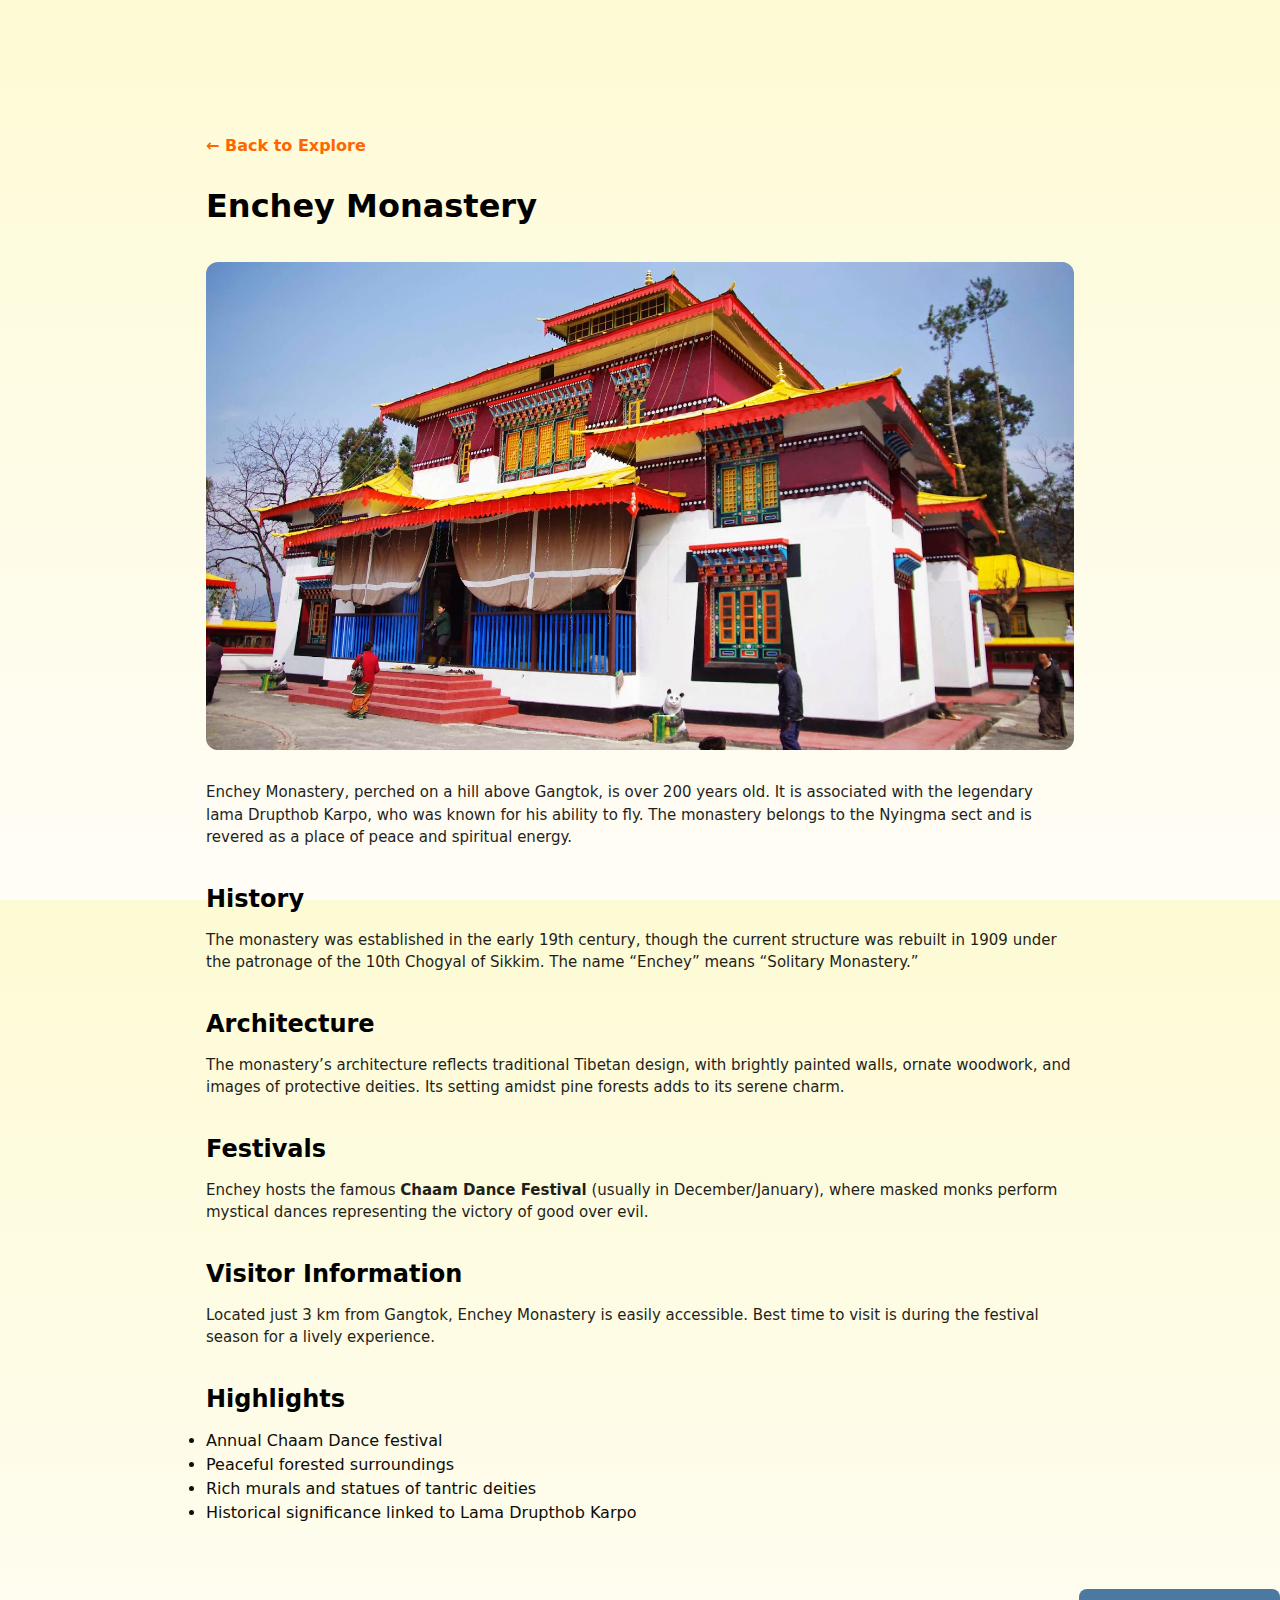
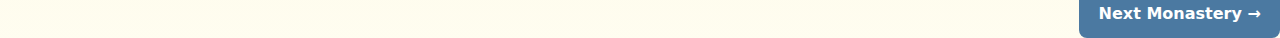
<file: enchey.html>
<!DOCTYPE html>
<html lang="en">
<head>
  <meta charset="UTF-8">
  <meta name="viewport" content="width=device-width, initial-scale=1.0">
  <title>Enchey Monastery - Sikkim Tourism</title>
  <link rel="stylesheet" href="styles.css">
  <style>

    .content {max-width:900px;margin:2rem auto;padding:1rem;}
    .content img {width:100%;border-radius:12px;margin-bottom:1.5rem;}
    .back-link {display:inline-block;margin-bottom:1.5rem;text-decoration:none;color:#ff6600;font-weight:bold;}
    h1,h2 {color:#000000;} h2 {margin-top:2rem;font-size:1.5rem;}
    h1 {padding-bottom: 2rem;}
    .next-link {
    text-align: right;       /* moves it to the right */
    margin-top: 3rem;
    }

    .next-link a {
    display: inline-block;
    padding: 0.8rem 1.2rem;
    background: #4b79a1;      /* gradient or solid background */
    color: #fff;
    border-radius: 8px;
    font-weight: 600;
    text-decoration: none;
    transition: 0.3s ease;
    }

    .next-link a:hover {
    background: #2c3e50;
}
  </style>
</head>
<body>
  <div class="content">
    <a href="explore.html" class="back-link">&larr; Back to Explore</a>
    <h1>Enchey Monastery</h1>
    <img src="enchey.jpg" alt="Enchey Monastery">

    <p>Enchey Monastery, perched on a hill above Gangtok, is over 200 years old. It is associated with the legendary lama Drupthob Karpo, who was known for his ability to fly. The monastery belongs to the Nyingma sect and is revered as a place of peace and spiritual energy.</p>

    <h2>History</h2>
    <p>The monastery was established in the early 19th century, though the current structure was rebuilt in 1909 under the patronage of the 10th Chogyal of Sikkim. The name “Enchey” means “Solitary Monastery.”</p>

    <h2>Architecture</h2>
    <p>The monastery’s architecture reflects traditional Tibetan design, with brightly painted walls, ornate woodwork, and images of protective deities. Its setting amidst pine forests adds to its serene charm.</p>

    <h2>Festivals</h2>
    <p>Enchey hosts the famous <strong>Chaam Dance Festival</strong> (usually in December/January), where masked monks perform mystical dances representing the victory of good over evil.</p>

    <h2>Visitor Information</h2>
    <p>Located just 3 km from Gangtok, Enchey Monastery is easily accessible. Best time to visit is during the festival season for a lively experience.</p>

    <h2>Highlights</h2>
    <ul>
      <li>Annual Chaam Dance festival</li>
      <li>Peaceful forested surroundings</li>
      <li>Rich murals and statues of tantric deities</li>
      <li>Historical significance linked to Lama Drupthob Karpo</li>
    </ul>
  </div>
  <div class="next-link">
  <a href="tashiding.html">Next Monastery →</a>
</div>
</body>
</html>
</file>
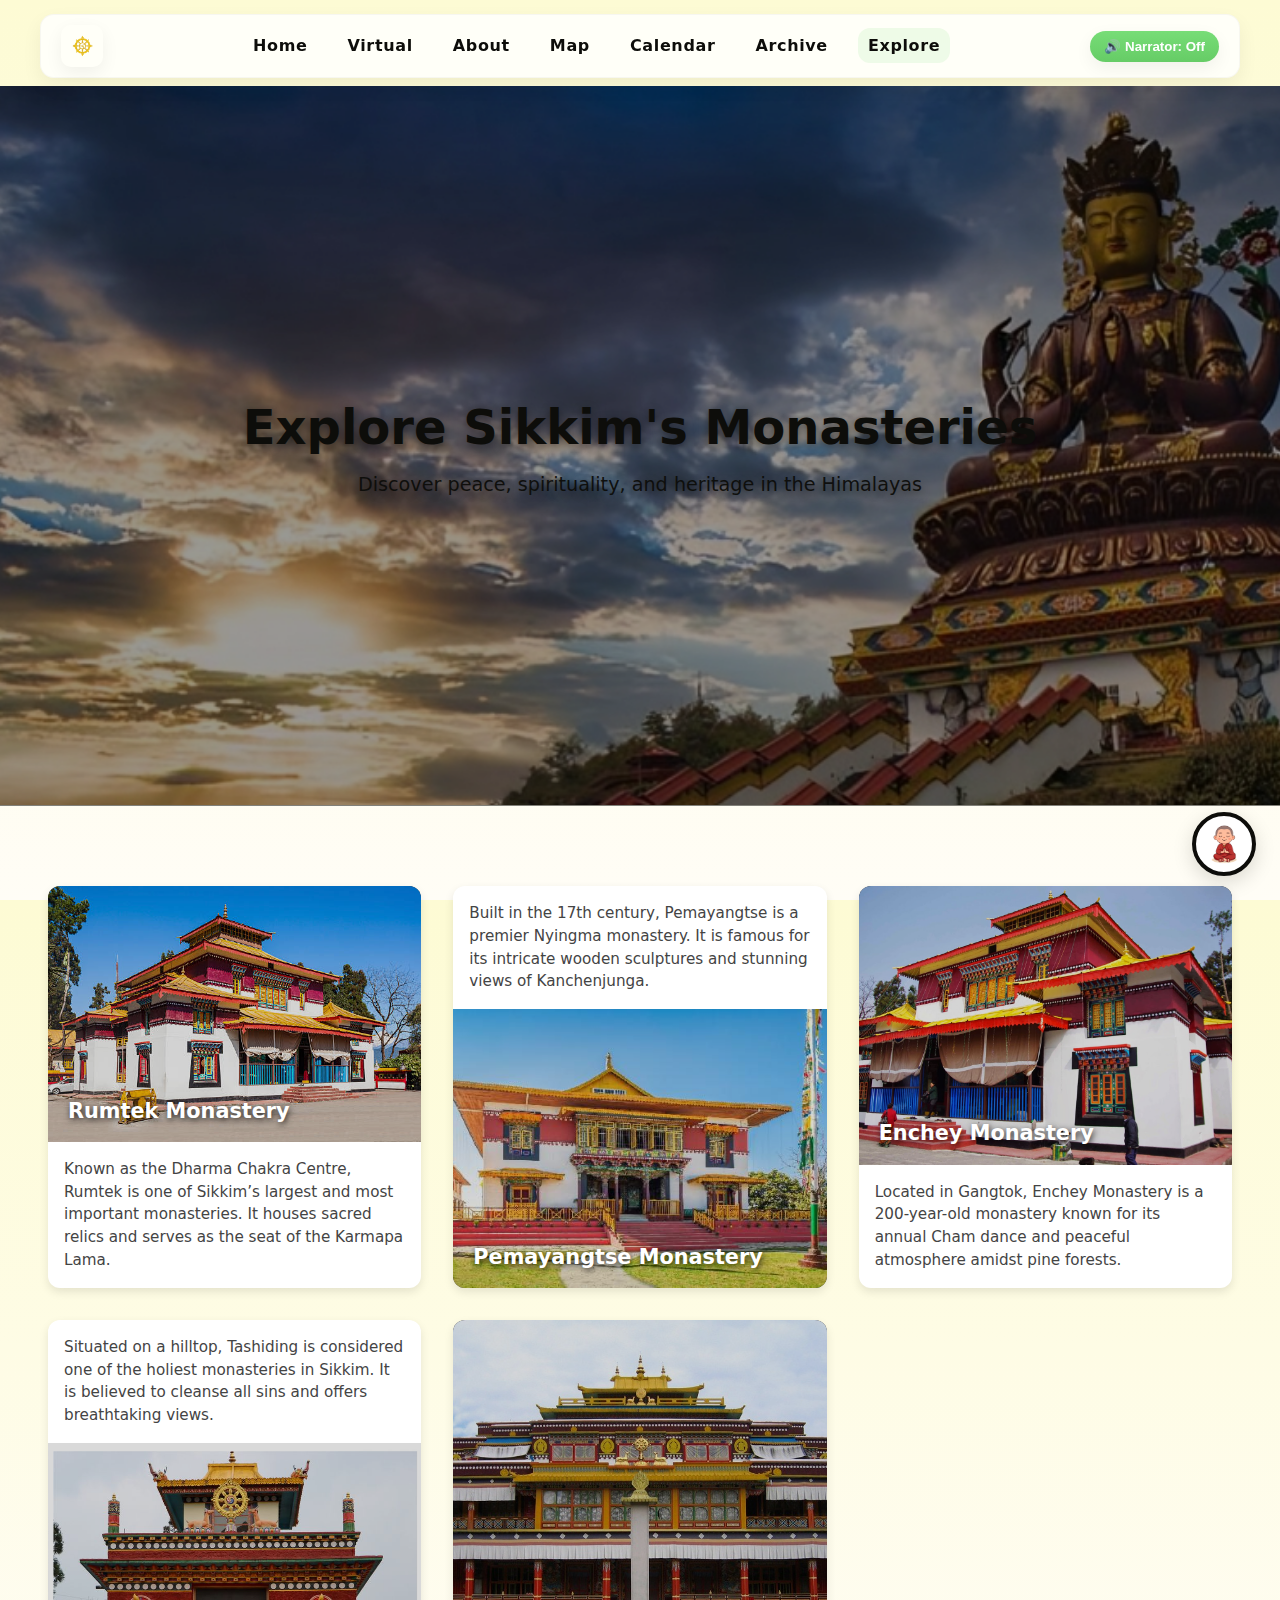
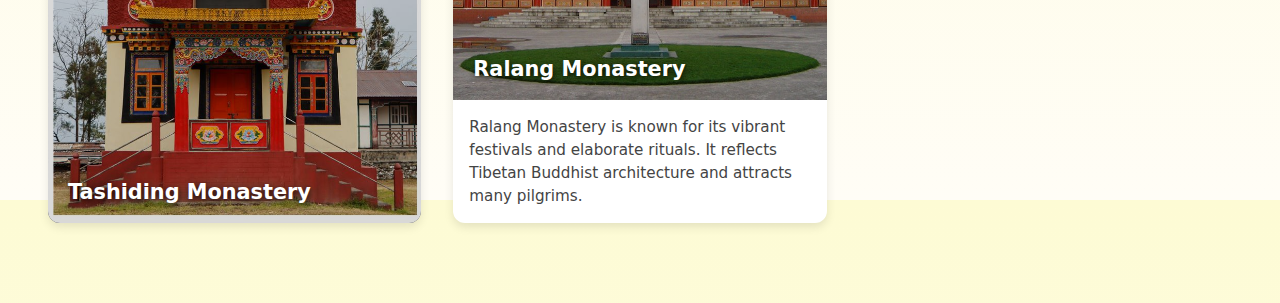
<file: explore.html>
<!DOCTYPE html>
<html lang="en">
<head>
  <meta charset="UTF-8">
  <meta name="viewport" content="width=device-width, initial-scale=1.0">
  <title>Explore Monasteries - Sikkim Tourism</title>
  <link rel="stylesheet" href="explore-styles.css">
</head>
<body>
  <!-- Navbar -->
  <header>
    <nav class="navbar">
      <div class="nav-left">
        <img src="Untitled_design-removebg-preview.png" class="wheel" alt="Dharma Wheel">
      </div>
      <ul class="nav-center">
        <li><a href="index.html">Home</a></li>
        <li><a href="virtual.html">Virtual</a></li>
        <li><a href="about.html">About</a></li>
        <li><a href="map.html">Map</a></li>
        <li><a href="calendar.html">Calendar</a></li>
        <li><a href="archive.html">Archive</a></li>
        <li class="active"><a href="explore.html">Explore</a></li>
      </ul>
      <div class="nav-right">
        <button id="narrator-btn" class="narrator-toggle">🔊 Narrator: Off</button>
      </div>
    </nav>
  </header>

  <!-- Hero -->
<section class="hero">
  <div class="overlay"></div>
  <div class="hero-text">
    <h1>Explore Sikkim's Monasteries</h1>
    <p>Discover peace, spirituality, and heritage in the Himalayas</p>
  </div>
</section>


<!-- Explore Grid -->
<section class="explore-section">
  <div class="explore-grid">
    <!-- Rumtek -->
    <div class="monastery odd">
        <a href="rumtek.html" class="card-link">
      <div class="card">
        <img src="rumtek.jpg" alt="Rumtek Monastery">
        <div class="card-text">Rumtek Monastery</div>
        </a>
      </div>
      <div class="description">
        Known as the Dharma Chakra Centre, Rumtek is one of Sikkim’s largest and most important monasteries. It houses sacred relics and serves as the seat of the Karmapa Lama.
      </div>
    </div>

    <!-- Pemayangtse -->
    <div class="monastery even">
        <a href="pemayangtse.html" class="card-link">
      <div class="card">
        <img src="pemayangtse.jpg" alt="Pemayangtse Monastery">
        <div class="card-text">Pemayangtse Monastery</div>
        </a>
      </div>
      <div class="description">
        Built in the 17th century, Pemayangtse is a premier Nyingma monastery. It is famous for its intricate wooden sculptures and stunning views of Kanchenjunga.
      </div>
    </div>

    <!-- Enchey -->
    <div class="monastery odd">
        <a href="enchey.html" class="card-link">
      <div class="card">
        <img src="enchey.jpg" alt="Enchey Monastery">
        <div class="card-text">Enchey Monastery</div>
        </a>
      </div>
      <div class="description">
        Located in Gangtok, Enchey Monastery is a 200-year-old monastery known for its annual Cham dance and peaceful atmosphere amidst pine forests.
      </div>
    </div>

    <!-- Tashiding -->
    <div class="monastery even">
        <a href="tashiding.html" class="card-link">
      <div class="card"> 
        <img src="tashiding.jpg" alt="Tashiding Monastery">
        <div class="card-text">Tashiding Monastery</div>
        </a>
      </div>
      <div class="description">
        Situated on a hilltop, Tashiding is considered one of the holiest monasteries in Sikkim. It is believed to cleanse all sins and offers breathtaking views.
      </div>
    </div>

    <!-- Ralang -->
    <div class="monastery odd">
        <a href="ralang.html" class="card-link">
      <div class="card">   
        <img src="ralang.jpg" alt="Ralang Monastery">
        <div class="card-text">Ralang Monastery</div>
        </a>
      </div>
      <div class="description">
        Ralang Monastery is known for its vibrant festivals and elaborate rituals. It reflects Tibetan Buddhist architecture and attracts many pilgrims.
      </div>
    </div>


          <!-- FLOATING CHATBOT -->
    <div class="chatbot-button" id="chatbot-btn">
    <img src="AI-bot.png" alt="Chatbot">
    </div>

    <div class="chatbot-window" id="chatbot-window">
    <div class="chat-header">Ask Monastery360</div>
    <div class="chat-messages" id="chat-messages">
        <p><b>Bot:</b> Hi! How can I help you explore Sikkim’s monasteries today?</p>
    </div>
    <div class="chat-input-container">
        <input type="text" id="chat-input" placeholder="Type a message...">
        <button id="send-btn">
        <i class="fa-solid fa-paper-plane"></i>
        </button>
    </div>
    </div>

  </div>
  </section>

  <script src="explore-script.js"></script>
</body>
</html>
</file>
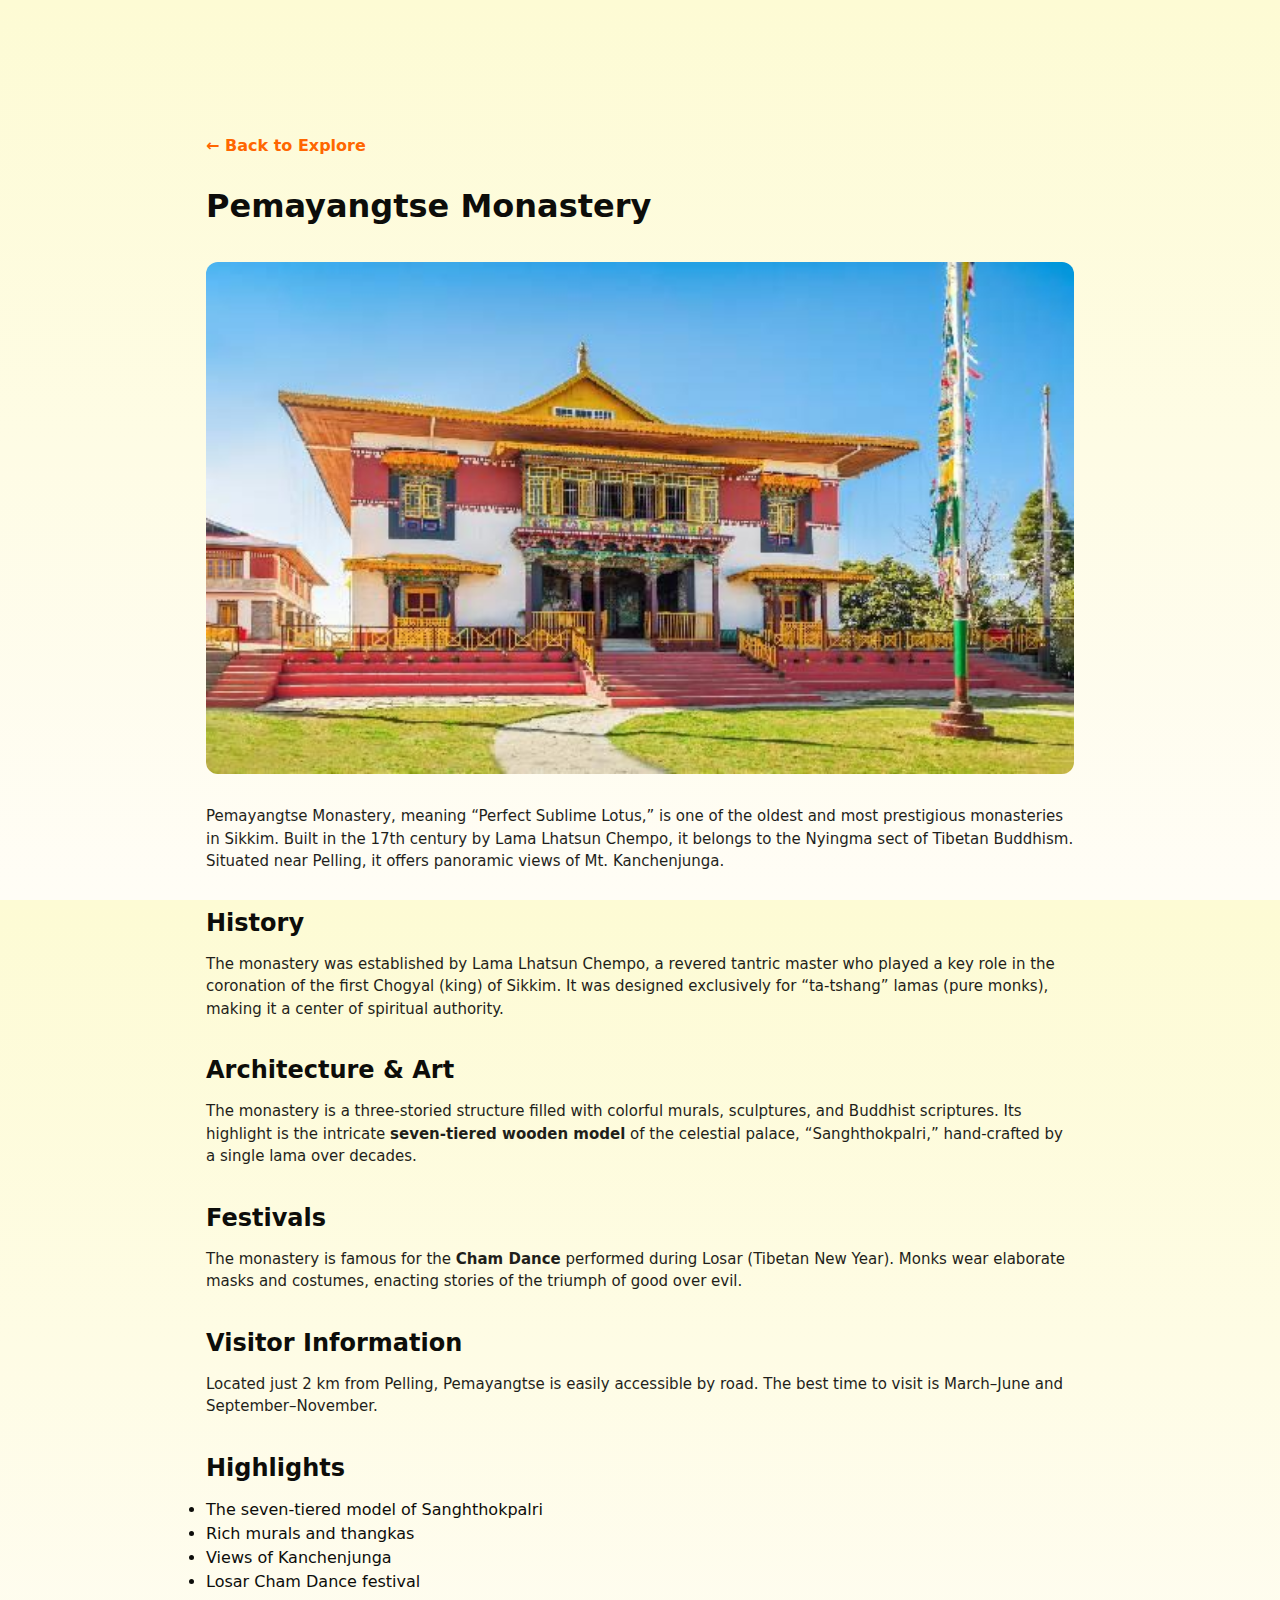
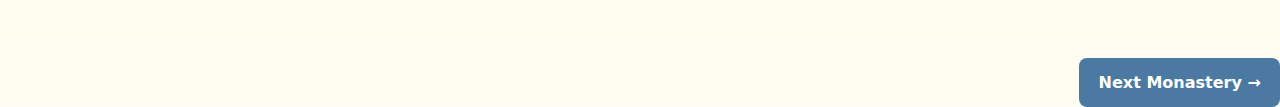
<file: pemayangtse.html>
<!DOCTYPE html>
<html lang="en">
<head>
  <meta charset="UTF-8">
  <meta name="viewport" content="width=device-width, initial-scale=1.0">
  <title>Pemayangtse Monastery - Sikkim Tourism</title>
  <link rel="stylesheet" href="styles.css">
  <style>
    .content {max-width:900px;margin:2rem auto;padding:1rem;}
    .content img {width:100%;border-radius:12px;margin-bottom:1.5rem;}
    .back-link {display:inline-block;margin-bottom:1.5rem;text-decoration:none;color:#ff6600;font-weight:bold;}
    h1,h2 {color:#0d0d0a;} h2 {margin-top:2rem;font-size:1.5rem;}
    h1 {padding-bottom: 2rem;}
    .next-link {
    text-align: right;       /* moves it to the right */
    margin-top: 3rem;
    }

    .next-link a {
    display: inline-block;
    padding: 0.8rem 1.2rem;
    background: #4b79a1;      /* gradient or solid background */
    color: #fff;
    border-radius: 8px;
    font-weight: 600;
    text-decoration: none;
    transition: 0.3s ease;
    }

    .next-link a:hover {
    background: #2c3e50;
}

  </style>
</head>
<body>
  <div class="content">
    <a href="explore.html" class="back-link">&larr; Back to Explore</a>
    <h1>Pemayangtse Monastery</h1>
    <img src="pemayangtse.jpg" alt="Pemayangtse Monastery">

    <p>Pemayangtse Monastery, meaning “Perfect Sublime Lotus,” is one of the oldest and most prestigious monasteries in Sikkim. Built in the 17th century by Lama Lhatsun Chempo, it belongs to the Nyingma sect of Tibetan Buddhism. Situated near Pelling, it offers panoramic views of Mt. Kanchenjunga.</p>

    <h2>History</h2>
    <p>The monastery was established by Lama Lhatsun Chempo, a revered tantric master who played a key role in the coronation of the first Chogyal (king) of Sikkim. It was designed exclusively for “ta-tshang” lamas (pure monks), making it a center of spiritual authority.</p>

    <h2>Architecture & Art</h2>
    <p>The monastery is a three-storied structure filled with colorful murals, sculptures, and Buddhist scriptures. Its highlight is the intricate <strong>seven-tiered wooden model</strong> of the celestial palace, “Sanghthokpalri,” hand-crafted by a single lama over decades.</p>

    <h2>Festivals</h2>
    <p>The monastery is famous for the <strong>Cham Dance</strong> performed during Losar (Tibetan New Year). Monks wear elaborate masks and costumes, enacting stories of the triumph of good over evil.</p>

    <h2>Visitor Information</h2>
    <p>Located just 2 km from Pelling, Pemayangtse is easily accessible by road. The best time to visit is March–June and September–November.</p>

    <h2>Highlights</h2>
    <ul>
      <li>The seven-tiered model of Sanghthokpalri</li>
      <li>Rich murals and thangkas</li>
      <li>Views of Kanchenjunga</li>
      <li>Losar Cham Dance festival</li>
    </ul>
  </div>
  <div class="next-link">
  <a href="enchey.html">Next Monastery →</a>
</div>
</body>
</html>
</file>
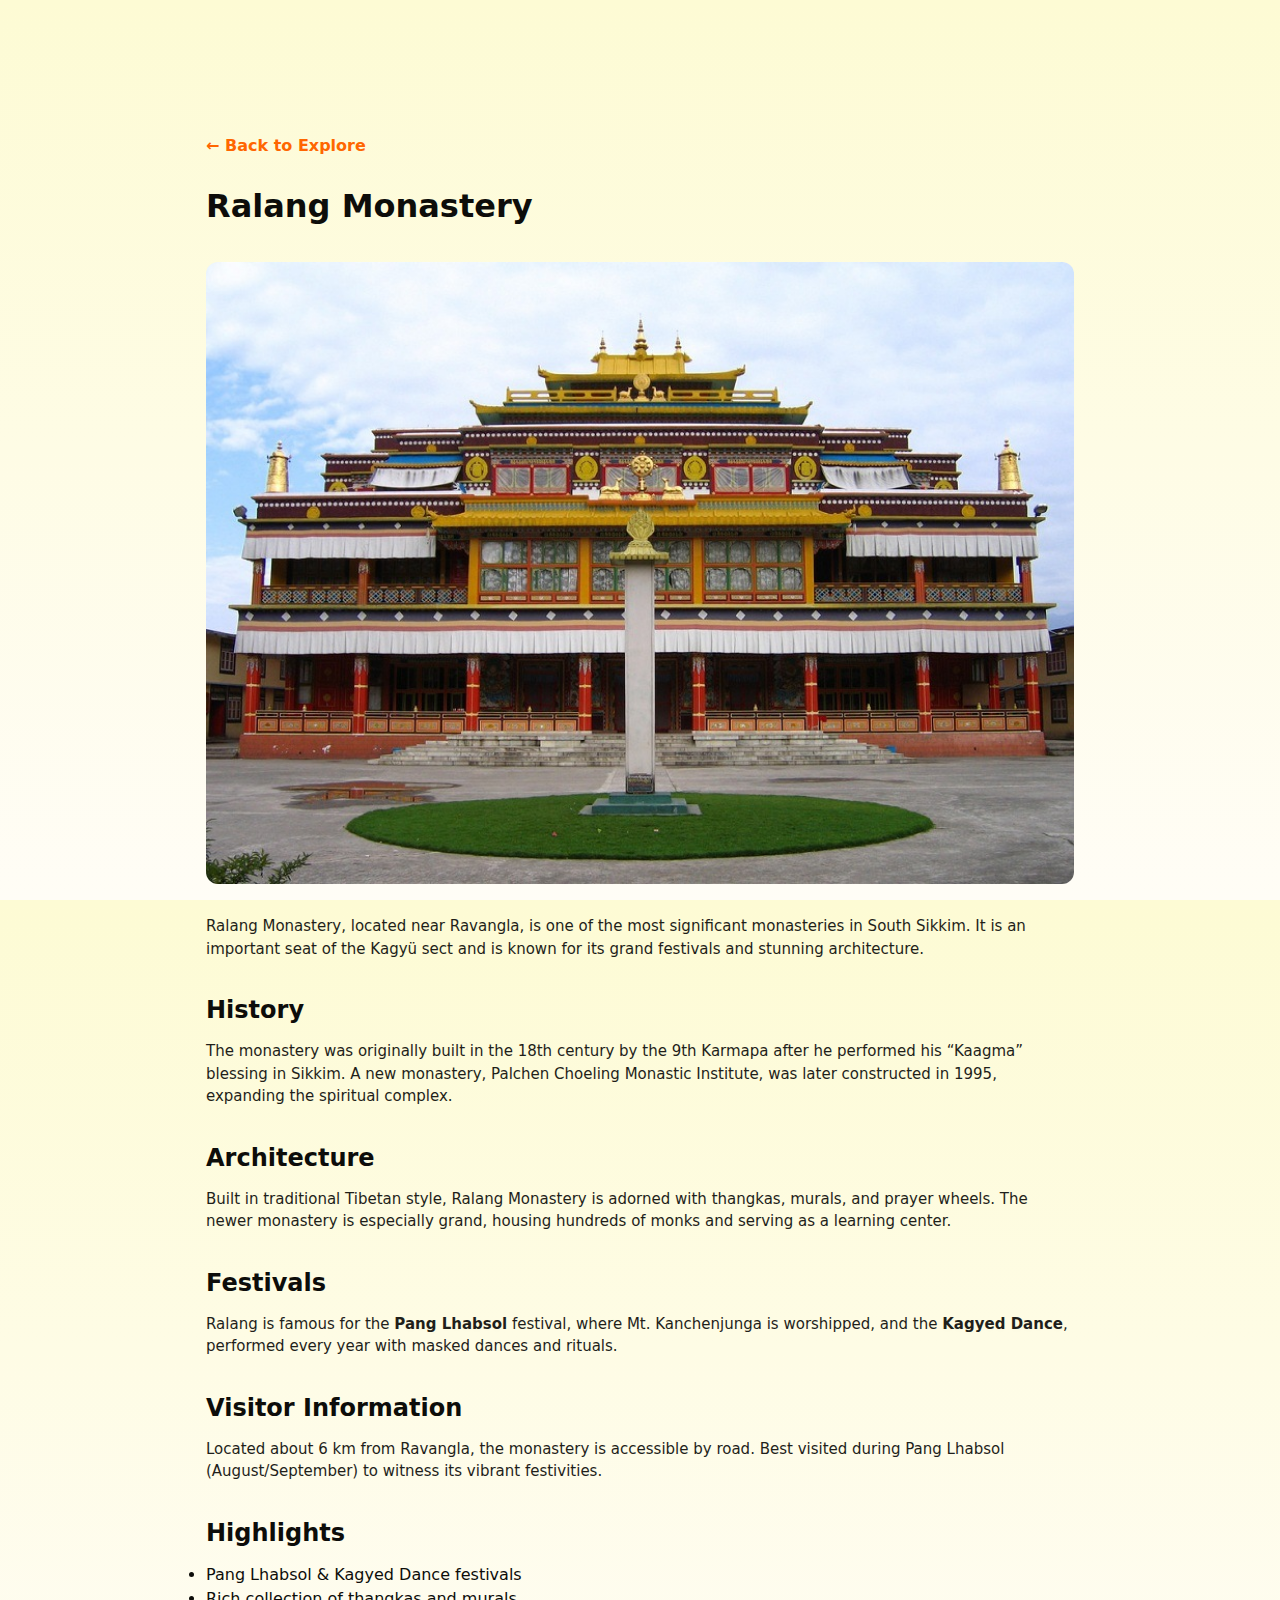
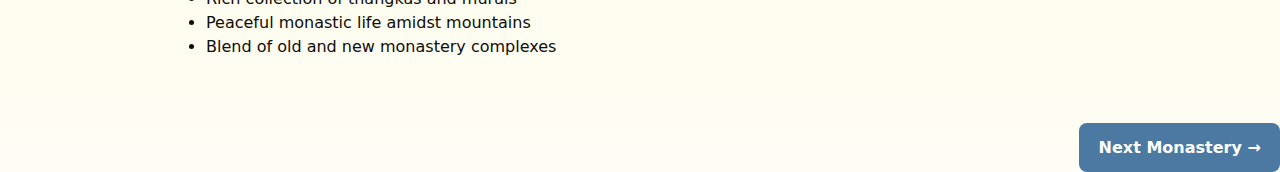
<file: ralang.html>
<!DOCTYPE html>
<html lang="en">
<head>
  <meta charset="UTF-8">
  <meta name="viewport" content="width=device-width, initial-scale=1.0">
  <title>Ralang Monastery - Sikkim Tourism</title>
  <link rel="stylesheet" href="styles.css">
  <style>
    .content {max-width:900px;margin:2rem auto;padding:1rem;}
    .content img {width:100%;border-radius:12px;margin-bottom:1.5rem;}
    .back-link {display:inline-block;margin-bottom:1.5rem;text-decoration:none;color:#ff6600;font-weight:bold;}
    h1,h2 {color:#0d0d0a;} h2 {margin-top:2rem;font-size:1.5rem;}
    h1{padding-bottom: 2rem;}
    .next-link {
    text-align: right;       /* moves it to the right */
    margin-top: 3rem;
    }

    .next-link a {
    display: inline-block;
    padding: 0.8rem 1.2rem;
    background: #4b79a1;      /* gradient or solid background */
    color: #fff;
    border-radius: 8px;
    font-weight: 600;
    text-decoration: none;
    transition: 0.3s ease;
    }

    .next-link a:hover {
    background: #2c3e50;
}
  </style>
</head>
<body>
  <div class="content">
    <a href="explore.html" class="back-link">&larr; Back to Explore</a>
    <h1>Ralang Monastery</h1>
    <img src="ralang.jpg" alt="Ralang Monastery">

    <p>Ralang Monastery, located near Ravangla, is one of the most significant monasteries in South Sikkim. It is an important seat of the Kagyü sect and is known for its grand festivals and stunning architecture.</p>

    <h2>History</h2>
    <p>The monastery was originally built in the 18th century by the 9th Karmapa after he performed his “Kaagma” blessing in Sikkim. A new monastery, Palchen Choeling Monastic Institute, was later constructed in 1995, expanding the spiritual complex.</p>

    <h2>Architecture</h2>
    <p>Built in traditional Tibetan style, Ralang Monastery is adorned with thangkas, murals, and prayer wheels. The newer monastery is especially grand, housing hundreds of monks and serving as a learning center.</p>

    <h2>Festivals</h2>
    <p>Ralang is famous for the <strong>Pang Lhabsol</strong> festival, where Mt. Kanchenjunga is worshipped, and the <strong>Kagyed Dance</strong>, performed every year with masked dances and rituals.</p>

    <h2>Visitor Information</h2>
    <p>Located about 6 km from Ravangla, the monastery is accessible by road. Best visited during Pang Lhabsol (August/September) to witness its vibrant festivities.</p>

    <h2>Highlights</h2>
    <ul>
      <li>Pang Lhabsol & Kagyed Dance festivals</li>
      <li>Rich collection of thangkas and murals</li>
      <li>Peaceful monastic life amidst mountains</li>
      <li>Blend of old and new monastery complexes</li>
    </ul>
  </div>
  <div class="next-link">
  <a href="rumtek.html">Next Monastery →</a>
</div>
</body>
</html>
</file>
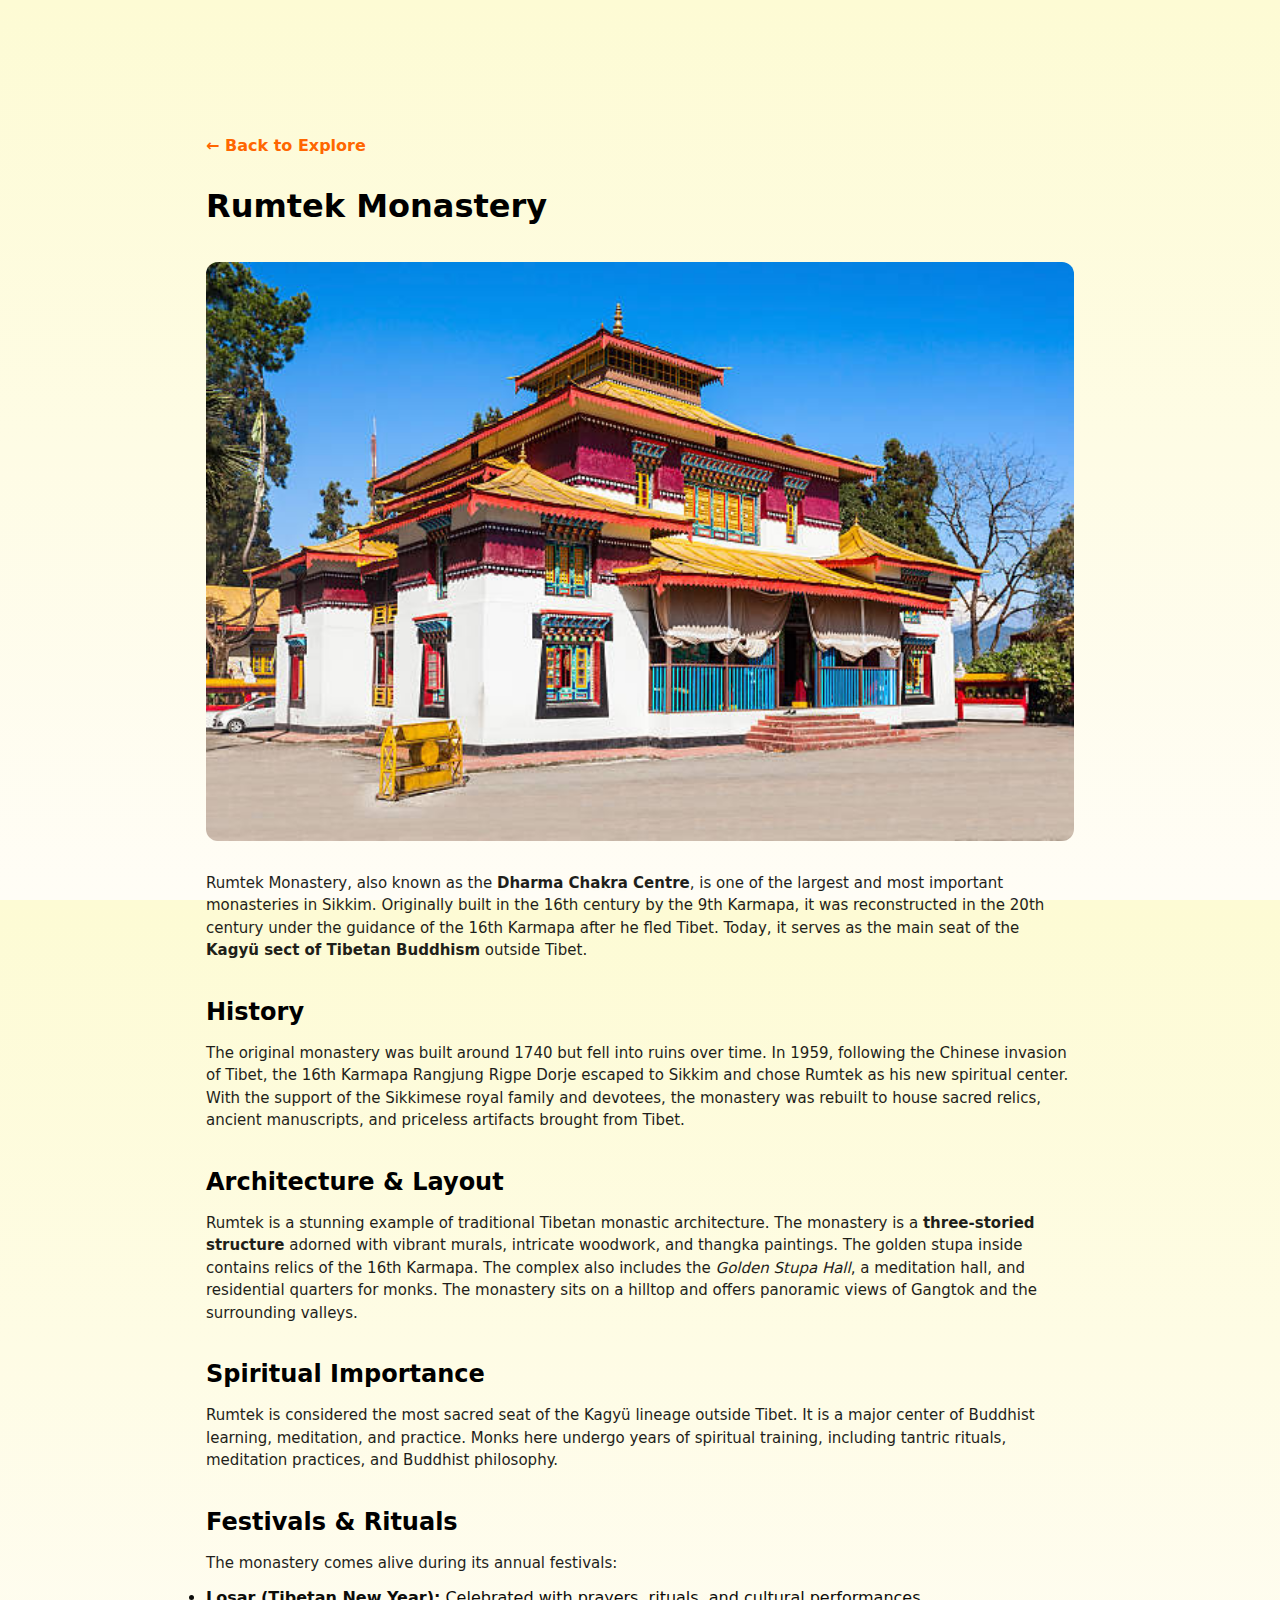
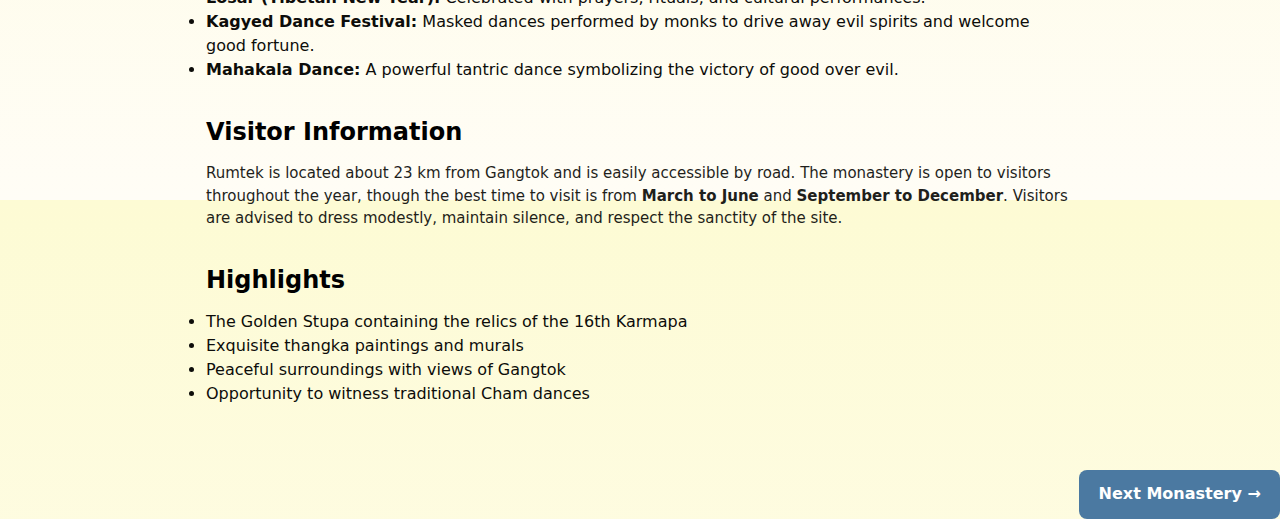
<file: rumtek.html>
<!DOCTYPE html>
<html lang="en">
<head>
  <meta charset="UTF-8">
  <meta name="viewport" content="width=device-width, initial-scale=1.0">
  <title>Rumtek Monastery - Sikkim Tourism</title>
  <link rel="stylesheet" href="styles.css"> <!-- reuse same CSS if you want -->
  <style>

    .content {
      max-width: 900px;
      margin: 2rem auto;
      padding: 1rem;
    }
    .content img {
      width: 100%;
      border-radius: 12px;
      margin-bottom: 1.5rem;
    }
    .back-link {
      display: inline-block;
      margin-bottom: 1.5rem;
      text-decoration: none;
      color: #ff6600;
      font-weight: bold;
    }
    h1,h2 {color:#000000;} h2 {margin-top:2rem;font-size:1.5rem;}
    h1 { padding-bottom: 2rem; }
    .next-link {
    text-align: right;       /* moves it to the right */
    margin-top: 3rem;
    }

    .next-link a {
    display: inline-block;
    padding: 0.8rem 1.2rem;
    background: #4b79a1;      /* gradient or solid background */
    color: #fff;
    border-radius: 8px;
    font-weight: 600;
    text-decoration: none;
    transition: 0.3s ease;
    }

    .next-link a:hover {
    background: #2c3e50;
    }

  </style>
</head>
<body>
  <div class="content">
    <a href="explore.html" class="back-link">&larr; Back to Explore</a>
    
    <h1>Rumtek Monastery</h1>
    <img src="rumtek.jpg" alt="Rumtek Monastery">

    <p>
      Rumtek Monastery, also known as the <strong>Dharma Chakra Centre</strong>, is one of the largest and most important monasteries in Sikkim. Originally built in the 16th century by the 9th Karmapa, it was reconstructed in the 20th century under the guidance of the 16th Karmapa after he fled Tibet. Today, it serves as the main seat of the <strong>Kagyü sect of Tibetan Buddhism</strong> outside Tibet.
    </p>

    <h2>History</h2>
    <p>
      The original monastery was built around 1740 but fell into ruins over time. In 1959, following the Chinese invasion of Tibet, the 16th Karmapa Rangjung Rigpe Dorje escaped to Sikkim and chose Rumtek as his new spiritual center. With the support of the Sikkimese royal family and devotees, the monastery was rebuilt to house sacred relics, ancient manuscripts, and priceless artifacts brought from Tibet.
    </p>

    <h2>Architecture & Layout</h2>
    <p>
      Rumtek is a stunning example of traditional Tibetan monastic architecture. The monastery is a <strong>three-storied structure</strong> adorned with vibrant murals, intricate woodwork, and thangka paintings. The golden stupa inside contains relics of the 16th Karmapa. The complex also includes the <em>Golden Stupa Hall</em>, a meditation hall, and residential quarters for monks. The monastery sits on a hilltop and offers panoramic views of Gangtok and the surrounding valleys.
    </p>

    <h2>Spiritual Importance</h2>
    <p>
      Rumtek is considered the most sacred seat of the Kagyü lineage outside Tibet. It is a major center of Buddhist learning, meditation, and practice. Monks here undergo years of spiritual training, including tantric rituals, meditation practices, and Buddhist philosophy.
    </p>

    <h2>Festivals & Rituals</h2>
    <p>
      The monastery comes alive during its annual festivals:
    </p>
    <ul>
      <li><strong>Losar (Tibetan New Year):</strong> Celebrated with prayers, rituals, and cultural performances.</li>
      <li><strong>Kagyed Dance Festival:</strong> Masked dances performed by monks to drive away evil spirits and welcome good fortune.</li>
      <li><strong>Mahakala Dance:</strong> A powerful tantric dance symbolizing the victory of good over evil.</li>
    </ul>

    <h2>Visitor Information</h2>
    <p>
      Rumtek is located about 23 km from Gangtok and is easily accessible by road. The monastery is open to visitors throughout the year, though the best time to visit is from <strong>March to June</strong> and <strong>September to December</strong>. Visitors are advised to dress modestly, maintain silence, and respect the sanctity of the site.
    </p>

    <h2>Highlights</h2>
    <ul>
      <li>The Golden Stupa containing the relics of the 16th Karmapa</li>
      <li>Exquisite thangka paintings and murals</li>
      <li>Peaceful surroundings with views of Gangtok</li>
      <li>Opportunity to witness traditional Cham dances</li>
    </ul>
  </div>
  <div class="next-link">
  <a href="pemayangtse.html">Next Monastery →</a>
</div>
</body>
</html>
</file>
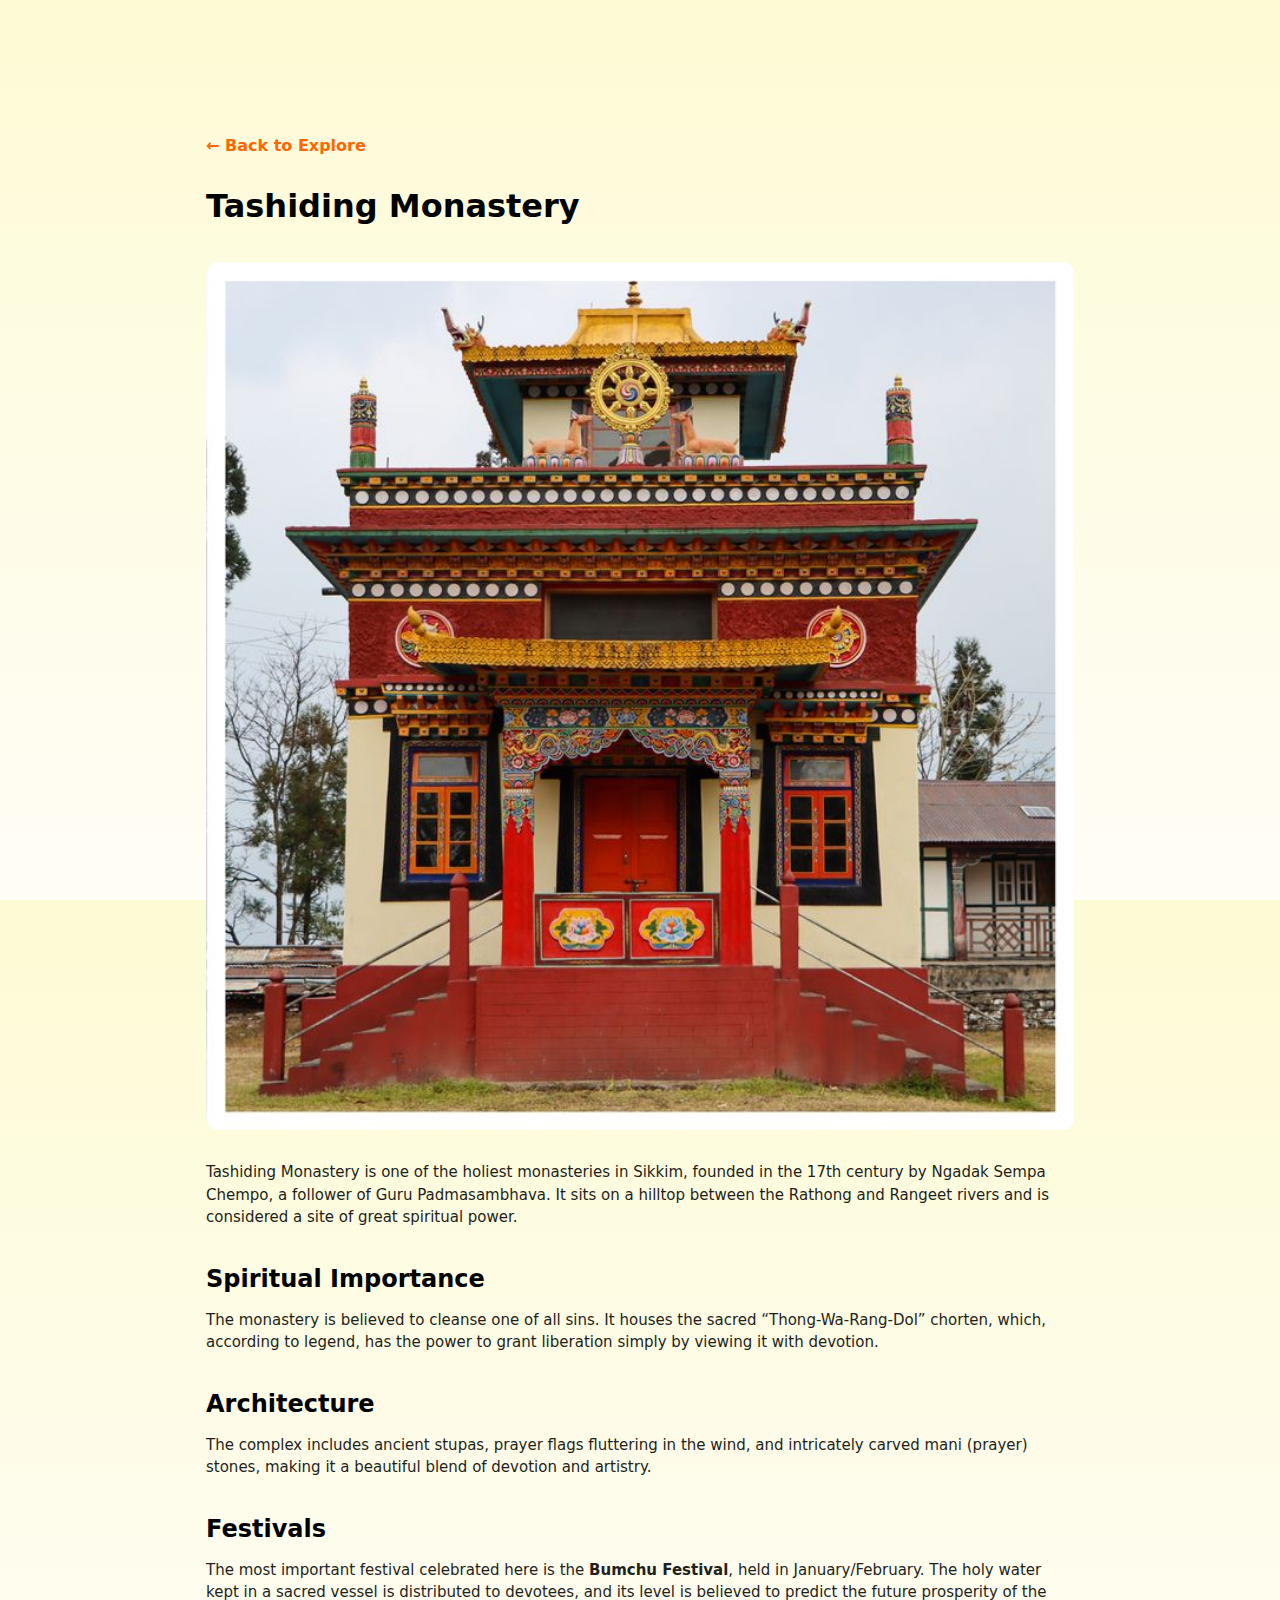
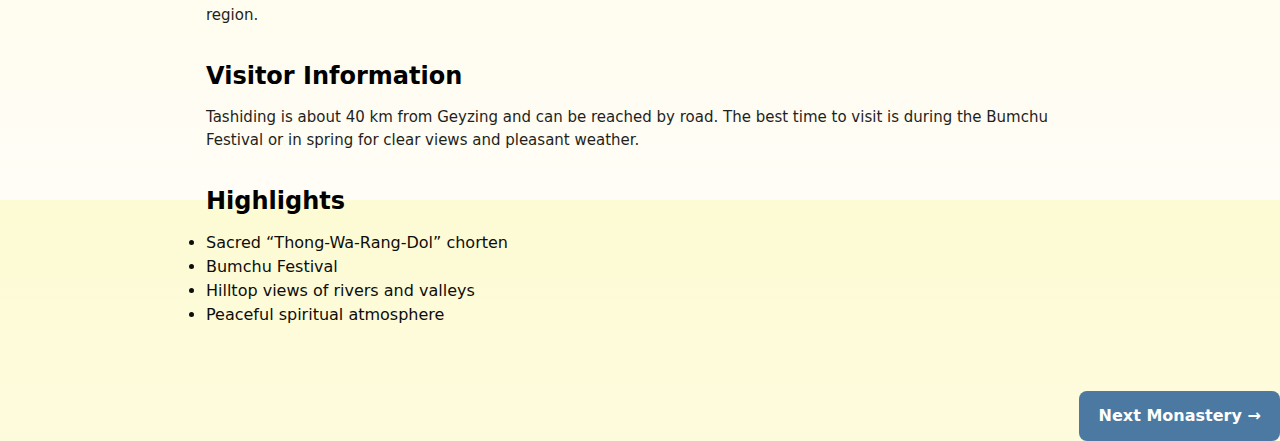
<file: tashiding.html>
<!DOCTYPE html>
<html lang="en">
<head>
  <meta charset="UTF-8">
  <meta name="viewport" content="width=device-width, initial-scale=1.0">
  <title>Tashiding Monastery - Sikkim Tourism</title>
  <link rel="stylesheet" href="styles.css">
  <style>

    .content {max-width:900px;margin:2rem auto;padding:1rem;}
    .content img {width:100%;border-radius:12px;margin-bottom:1.5rem;}
    .back-link {display:inline-block;margin-bottom:1.5rem;text-decoration:none;color:#ff6600;font-weight:bold;}
    h1,h2 {color:#000000;} h2 {margin-top:2rem;font-size:1.5rem;}
    h1 { padding-bottom: 2rem; }
    .next-link {
    text-align: right;       /* moves it to the right */
    margin-top: 3rem;
    }

    .next-link a {
    display: inline-block;
    padding: 0.8rem 1.2rem;
    background: #4b79a1;      /* gradient or solid background */
    color: #fff;
    border-radius: 8px;
    font-weight: 600;
    text-decoration: none;
    transition: 0.3s ease;
    }

    .next-link a:hover {
    background: #2c3e50;
}
  </style>
</head>
<body>
  <div class="content">
    <a href="explore.html" class="back-link">&larr; Back to Explore</a>
    <h1>Tashiding Monastery</h1>
    <img src="tashiding.jpg" alt="Tashiding Monastery">

    <p>Tashiding Monastery is one of the holiest monasteries in Sikkim, founded in the 17th century by Ngadak Sempa Chempo, a follower of Guru Padmasambhava. It sits on a hilltop between the Rathong and Rangeet rivers and is considered a site of great spiritual power.</p>

    <h2>Spiritual Importance</h2>
    <p>The monastery is believed to cleanse one of all sins. It houses the sacred “Thong-Wa-Rang-Dol” chorten, which, according to legend, has the power to grant liberation simply by viewing it with devotion.</p>

    <h2>Architecture</h2>
    <p>The complex includes ancient stupas, prayer flags fluttering in the wind, and intricately carved mani (prayer) stones, making it a beautiful blend of devotion and artistry.</p>

    <h2>Festivals</h2>
    <p>The most important festival celebrated here is the <strong>Bumchu Festival</strong>, held in January/February. The holy water kept in a sacred vessel is distributed to devotees, and its level is believed to predict the future prosperity of the region.</p>

    <h2>Visitor Information</h2>
    <p>Tashiding is about 40 km from Geyzing and can be reached by road. The best time to visit is during the Bumchu Festival or in spring for clear views and pleasant weather.</p>

    <h2>Highlights</h2>
    <ul>
      <li>Sacred “Thong-Wa-Rang-Dol” chorten</li>
      <li>Bumchu Festival</li>
      <li>Hilltop views of rivers and valleys</li>
      <li>Peaceful spiritual atmosphere</li>
    </ul>
  </div>
  <div class="next-link">
  <a href="ralang.html">Next Monastery →</a>
</div>
</body>
</html>
</file>
<file: styles.css>
/* ================================
   STYLES.CSS — Pastel / Rounded Aesthetic
   ================================ */

/* ---------- Palette & globals ---------- */
:root{
  --mint: #77DD77;     /* primary accent */
  --cream: #FDFBD4;    /* warm background */
  --aqua: #B3EBF2;     /* secondary accent */
  --white: #ffffff;
  --text: #0d0d0a;     /* dark text/shadow per request */
  --muted: rgba(13,13,10,0.55);

  --radius-lg: 24px;
  --radius-md: 14px;
  --gap: 1.25rem;
  --container-w: 1200px;
}

/* Reset */
* { box-sizing: border-box; margin:0; padding:0; }
html,body { height:100%; }
body{
  font-family: "Inter", system-ui, -apple-system, "Segoe UI", Roboto, "Helvetica Neue", Arial;
  color: var(--text);
  background: linear-gradient(180deg, var(--cream) 0%, #FFFDF6 100%);
  -webkit-font-smoothing:antialiased;
  -moz-osx-font-smoothing:grayscale;
  line-height:1.5;
  padding-top: 86px; /* room for fixed nav */
}

/* --- page container styling to mimic sample's rounded card --- */
.page-shell{
  max-width: var(--container-w);
  margin: 28px auto;
  background: rgba(255,255,255,0.75);
  border-radius: calc(var(--radius-lg) + 6px);
  box-shadow:
    0 12px 30px rgba(13,13,10,0.06),
    inset 0 -2px 10px rgba(13,13,10,0.02);
  overflow: hidden;
  border: 1px solid rgba(13,13,10,0.03);
}

/* ---------- NAVBAR (minimal + translucent) ---------- */
.navbar{
  position: fixed;
  left: 0;
  right: 0;
  top: 14px;
  margin: 0 auto;
  max-width: var(--container-w);
  height: 64px;
  display:flex;
  align-items:center;
  justify-content:space-between;
  padding: 12px 20px;
  gap: 12px;
  background: rgba(255,255,255,0.8);
  border-radius: 14px;
  box-shadow: 0 8px 20px rgba(13,13,10,0.06);
  border: 1px solid rgba(13,13,10,0.03);
  transition: transform 0.25s ease, background 0.25s ease, box-shadow 0.25s ease;
  z-index: 120;
}

/* small shrink on scroll handled by JS (optional) */
.navbar.shrink {
  transform: translateY(-6px) scale(0.995);
  background: rgba(255,255,255,0.95);
  box-shadow: 0 10px 30px rgba(13,13,10,0.08);
}

.nav-left { display:flex; align-items:center; gap:12px; }
.nav-left .wheel{
  width:42px; height:42px; border-radius:10px; object-fit:cover;
  /* background: linear-gradient(180deg, var(--mint), var(--aqua)); */
  padding:6px;
  box-shadow: 0 6px 18px rgba(13,13,10,0.06);
}

/* nav links */
.nav-right-container{ display:flex; align-items:center; gap:16px; }
.nav-right{ list-style:none; display:flex; gap:20px; align-items:center; margin-right:6px; }
.nav-right a{
  text-decoration:none;
  color:var(--text);
  font-weight:600;
  letter-spacing:0.06em;
  padding:8px 10px;
  border-radius:12px;
  transition: background 220ms ease, transform 160ms ease;
}
.nav-right a:hover{
  background: rgba(119,221,119,0.12);
  transform: translateY(-2px);
  color:var(--text);
}

/* narrator button same rounded aesthetic */
#narrator-btn{
  background: linear-gradient(180deg, var(--mint), #66cc66);
  color: var(--white);
  border: none;
  padding: 8px 14px;
  border-radius: 999px;
  font-weight:700;
  box-shadow: 0 6px 18px rgba(13,13,10,0.06);
  cursor:pointer;
  display:flex; gap:8px; align-items:center;
  transition: transform 200ms ease, opacity 160ms ease;
}
#narrator-btn:hover { transform: translateY(-3px); opacity:0.98; }

/* ---------- HERO (BIG rounded interior with left content + right illustration) ---------- */
.hero {
  position: relative;
  height: 80vh;
  display: flex;
  justify-content: center;
  align-items: center;
  overflow: hidden;
}

.hero-img {
  position: absolute;
  top: 0;
  left: 0;
  width: 100%;
  height: 100%;
  object-fit: cover;
  object-position: center; /* Ensures center alignment */
  filter: brightness(50%);
  z-index: 1;
}

.overlay {
  position: absolute;
  top: 0;
  left: 0;
  width: 100%;
  height: 100%;
  background: rgba(0, 0, 0, 0.3);
  z-index: 2;
}

.hero-text {
  position: relative;
  z-index: 3; /* On top of image + overlay */
  text-align: center;
  color: #f8dc3c;
  font-family: 'Inter', sans-serif;
  text-shadow: 0 2px 10px rgba(0, 0, 0, 0.6);
  opacity: 0; /* Start hidden for animation */
  transform: translateY(40px); /* Start slightly lower */
}

.hero-text .title {
  font-size: 3rem;
  font-weight: 700;
  margin-bottom: 0.5rem;
  font-family: 'Rock Salt', cursive; /* Use Google Font */
}

.hero-text .subtitle {
color: #FFEE8C;
  font-size: 1.5rem;
  font-weight: 300;
}


/* ---------- SECTIONS: alternating pastel backgrounds ---------- */
section{
  padding: 44px 56px;
  border-bottom: 1px solid rgba(13,13,10,0.02);
}

/* First content section (problem) */
.problem-section{
  background: linear-gradient(180deg, rgba(253,251,212,0.5), rgba(255,255,255,0.2));
}
.solution-section{
  background: linear-gradient(180deg, rgba(179,235,242,0.45), rgba(255,255,255,0.2));
}

.feature-carousel{
  background: linear-gradient(180deg, rgba(253,251,212,0.5), rgba(255,255,255,0.2));
}

/* container utility */
.container{ max-width: 980px; margin: 0 auto; }

/* headings */
h2{
  font-size: 24px;
  color: var(--text);
  margin-bottom: 12px;
  font-weight:700;
}
h3{ font-size:18px; color:var(--text); margin-bottom:8px; font-weight:600; }

/* paragraph text */
p{
  color: var(--text);
  opacity:0.92;
  font-size:15px;
  margin-bottom:12px;
  text-shadow: 0 2px 8px rgba(13,13,10,0.02);
}

/* feature-list */
.feature-list{ margin-top:14px; display:grid; gap:8px; padding-left:18px; }
.feature-list li{ list-style: none; padding-left: 18px; position: relative; }
.feature-list li::before{
  content: "•";
  position:absolute; left:0; top:0;
  color: var(--mint);
  font-weight:800;
}

/* ---------- CAROUSEL / CARDS ---------- */
.feature-carousel {
  padding: 40px 0 64px 0;
  background: linear-gradient(180deg, rgba(255,255,255,0.72), rgba(255,255,255,0.65));
  text-align: center;
}

.feature-carousel h2 {
  margin-bottom: 32px;
  font-size: 28px;
  color: var(--text);
}

/* grid for cards: 3 per row, centered */
.carousel-container {
  display: grid;
  grid-template-columns: repeat(3, 1fr); /* exactly 3 per row on desktop */
  gap: 24px;
  justify-content: center;
  padding: 0 56px;
  margin: 0 auto;
}

/* card base */
.card {
  background: #ffffff;
  border-radius: 18px;
  padding: 24px 16px;
  box-shadow: 0 4px 14px rgba(13, 13, 10, 0.08);
  text-align: center;
  display: flex;
  flex-direction: column;
  justify-content: space-between;
  min-height: 220px;
  max-height: 260px; /* uniform height */
  transition: transform 0.3s ease, box-shadow 0.3s ease;
  opacity: 0;
  transform: translateY(40px);
}

/* reveal cards with JS */
.card.reveal-visible {
  opacity: 1;
  transform: translateY(0);
  transition: opacity 0.6s ease, transform 0.6s ease;
}

/* card content */
.card h3 {
  font-size: 20px;
  color: var(--text);
  margin-bottom: 12px;
}
.card p {
  font-size: 14px;
  color: var(--muted);
  flex-grow: 1;
  margin-bottom: 16px;
}

/* card button */
.card .btn {
  background: linear-gradient(180deg, var(--aqua), #9fe9ee);
  color: var(--text);
  padding: 10px 16px;
  border-radius: 999px;
  text-decoration: none;
  font-weight: 700;
  border: none;
  box-shadow: 0 8px 18px rgba(13,13,10,0.04);
  transition: transform 160ms ease, box-shadow 160ms ease;
}
.card .btn:hover {
  transform: translateY(-4px);
  box-shadow: 0 12px 28px rgba(13,13,10,0.06);
}

/* hover lift for card */
.card:hover {
  transform: translateY(-6px) scale(1.02);
}

/* responsive adjustments */
@media (max-width: 1024px) {
  .carousel-container {
    grid-template-columns: repeat(2, 1fr); /* 2 cards per row */
    padding: 0 32px;
  }
}

@media (max-width: 600px) {
  .carousel-container {
    grid-template-columns: 1fr; /* 1 card per row */
    padding: 0 24px;
  }
}


.chatbot-button {
  position: fixed;
  bottom: 24px;
  right: 24px;
  width: 64px;
  height: 64px;
  background: #ffffff;
  border: 4px solid #0d0d0a; /* dark border */
  border-radius: 50%;
  box-shadow: 0 6px 20px rgba(13, 13, 10, 0.15);
  display: flex;
  justify-content: center;
  align-items: center;
  cursor: pointer;
  transition: transform 0.2s ease, box-shadow 0.3s ease;
  z-index: 1000;
}

.chatbot-button img {
  width: 100%;
  height: 100%;
  object-fit: contain;
  pointer-events: none; /* ensure button clicks register */
}

.chatbot-window {
  z-index: 1100; /* above everything else */
}


.chatbot-button:hover {
  transform: scale(1.08);
  box-shadow: 0 8px 24px rgba(13, 13, 10, 0.25);
}

.chatbot-window{
  position: fixed;
  bottom: 92px;
  right: 22px;
  width: 320px;
  max-height: 420px;
  border-radius: 14px;
  background: linear-gradient(180deg, #fff, rgba(253,251,212,0.95));
  border: 1px solid rgba(13,13,10,0.04);
  box-shadow: 0 18px 40px rgba(13,13,10,0.08);
  display:none;
  flex-direction:column;
  overflow:hidden;
}
.chatbot-window.open{ display:flex; animation: slideUp 300ms ease; }

@keyframes slideUp {
  from{ transform: translateY(18px); opacity:0; }
  to{ transform: translateY(0); opacity:1; }
}

/* header/messages/input */
.chat-header{ padding:12px 14px; font-weight:700; border-bottom:1px solid rgba(13,13,10,0.02); color:var(--text); }
.chat-messages{ padding:12px; overflow:auto; flex:1; font-size:13px; color:var(--text); }
.chat-input-container{ padding:10px; display:flex; gap:8px; border-top:1px solid rgba(13,13,10,0.02); }
.chat-input-container input{
  flex:1; padding:10px 12px; border-radius:999px; border:1px solid rgba(13,13,10,0.06);
  outline:none;
}
.chat-input-container button{
  background: linear-gradient(180deg,var(--mint), #66cc66);
  border:none; color:white; padding:8px 12px; border-radius:999px; cursor:pointer;
}

/* Chatbot Window Animation */
.chatbot-window {
  position: fixed;
  bottom: 100px;
  right: 24px;
  width: 300px;
  max-height: 400px;
  background: #fdfbd4;
  border: 2px solid #0d0d0a;
  border-radius: 16px;
  box-shadow: 0 8px 24px rgba(13, 13, 10, 0.15);
  display: none;
  flex-direction: column;
  overflow: hidden;
  z-index: 1000;
}

.chatbot-window.open {
  display: flex;
  animation: fadeInUp 0.3s ease;
}

@keyframes fadeInUp {
  from { opacity: 0; transform: translateY(20px); }
  to { opacity: 1; transform: translateY(0); }
}

/* ======================
   FLOATING ICONS (background decoration)
   ====================== */
.floating-icon {
  position: absolute;
  width: 32px;
  height: 32px;
  opacity: 0.15;
  animation: floaty 12s ease-in-out infinite;
}

@keyframes floaty {
  0%,100% { transform: translateY(0) rotate(0deg); }
  50% { transform: translateY(-18px) rotate(15deg); }
}


/* ---------- RESPONSIVE ---------- */
@media (max-width:1080px){
  .carousel-container{ grid-template-columns: repeat(2, 1fr); padding-left:36px; padding-right:36px; }
  .hero-text{ max-width: 60%; }
  .hero{ padding: 36px; min-height: 360px; }
}

@media (max-width:720px){
  body{ padding-top: 86px; }
  .navbar{ left: 12px; right: 12px; top: 10px; }
  .page-shell{ margin: 12px; border-radius: 18px; }
  .hero{ flex-direction:column; padding: 28px; gap:18px; }
  .hero-text{ max-width:100%; text-align:center; }
  .hero-illustration{ width:100%; }
  .carousel-container{ grid-template-columns: 1fr; padding-left:20px; padding-right:20px; }
  .feature-carousel h2{ margin-left: 20px; text-align:left; }
}

/* ---------- small decorative helpers ---------- */
/* subtle rounded corners to section inner areas like reference design */
.section-inner {
  border-radius: var(--radius-md);
  padding: 18px;
  background: rgba(255,255,255,0.45);
  box-shadow: inset 0 -4px 10px rgba(13,13,10,0.02);
}

/* Navbar Scroll Effect */
.navbar.scrolled {
  background: rgba(255, 255, 255, 0.85);
  box-shadow: 0 4px 16px rgba(13, 13, 10, 0.08);
  backdrop-filter: blur(6px);
}

/* Card Animation */
.card {
  opacity: 0;
  transform: translateY(40px);
  transition: opacity 0.6s ease, transform 0.6s ease;
}

.card.visible {
  opacity: 1;
  transform: translateY(0);
}
</file>
<file: explore-styles.css>
/* explore.css
   Pastel / Rounded aesthetic — navbar + hero preserved
*/

:root{
  --mint: #77DD77;
  --cream: #FDFBD4;
  --aqua: #B3EBF2;
  --white: #ffffff;
  --text: #0d0d0a;
  --muted: rgba(13,13,10,0.55);

  --radius-lg: 24px;
  --radius-md: 14px;
  --gap: 1.25rem;
  --container-w: 1200px;
}

/* Reset */
* { box-sizing: border-box; margin: 0; padding: 0; }
html,body { height:100%; }
body {
  font-family: "Inter", system-ui, -apple-system, "Segoe UI", Roboto, "Helvetica Neue", Arial;
  background: linear-gradient(180deg, var(--cream) 0%, #FFFDF6 100%);
  color: var(--text);
  -webkit-font-smoothing: antialiased;
  -moz-osx-font-smoothing: grayscale;
  padding-top: 86px; /* room for fixed navbar */
  line-height: 1.5;
}

/* NAVBAR (translucent) */
.navbar {
  position: fixed;
  left: 0;
  right: 0;
  top: 14px;
  margin: 0 auto;
  max-width: var(--container-w);
  height: 64px;
  display:flex;
  align-items:center;
  justify-content:space-between;
  padding: 12px 20px;
  background: rgba(255,255,255,0.82);
  border-radius: var(--radius-md);
  box-shadow: 0 8px 20px rgba(13,13,10,0.06);
  border: 1px solid rgba(13,13,10,0.03);
  z-index: 100;
  backdrop-filter: blur(6px);
}

.nav-left { display:flex; align-items:center; gap:12px; }
.nav-left .wheel{
  width:42px; height:42px; border-radius:10px; object-fit:cover;
  padding:6px;
  box-shadow: 0 6px 18px rgba(13,13,10,0.06);
  animation: spin 18s linear infinite;
}
@keyframes spin { from{transform:rotate(0)} to{transform:rotate(360deg)} }

.nav-center {
  display: flex;
  gap: 20px;
  list-style: none;
}
.nav-center li a {
  text-decoration: none;
  color: var(--text);
  font-weight: 600;
  letter-spacing: 0.04em;
  padding: 8px 10px;
  border-radius: 12px;
  transition: background 0.2s ease, transform 0.2s ease;
}
.nav-center li.active a,
.nav-center li a:hover {
  background: rgba(119,221,119,0.12);
  transform: translateY(-2px);
}

/* narrator button aesthetics */
#narrator-btn{
  background: linear-gradient(180deg, var(--mint), #66cc66);
  color: var(--white);
  border: none;
  padding: 8px 14px;
  border-radius: 999px;
  font-weight:700;
  box-shadow: 0 6px 18px rgba(13,13,10,0.06);
  cursor:pointer;
  display:flex; gap:8px; align-items:center;
  transition: transform 200ms ease, opacity 160ms ease;
}
#narrator-btn:hover { transform: translateY(-3px); opacity:0.98; }

/* HERO */
.hero {
  position: relative;
  height: 42vh;
  display:flex;
  align-items:center;
  justify-content:center;
  text-align:center;
  overflow:hidden;
  border-bottom: 1px solid rgba(13,13,10,0.52);
}
.hero .overlay {
  position: absolute;
  inset: 0;
  background: rgba(42, 37, 37, 0.7);
}

.hero-text { position:relative; z-index:2; color: #0d0d0a; text-shadow: 0 3px 10px rgba(0,0,0,0.45); }
.hero-text h1 { font-size: 2.25rem; margin-bottom: 0.4rem; }
.hero-text p  { font-size: 1.05rem; opacity: 0.95; }

/* SECTION (page shell) */
.section.light {
  max-width: var(--container-w);
  margin: 28px auto;
  background: rgba(255,255,255,0.85);
  border-radius: calc(var(--radius-lg) + 4px);
  box-shadow: 0 12px 30px rgba(13,13,10,0.06);
  padding: 36px;
  border: 1px solid rgba(13,13,10,0.03);
}

/* SECTION TITLE */
.section-title {
  text-align:center;
  font-size:1.6rem;
  font-weight:700;
  margin-bottom:22px;
}

/* CARD GRID */

/* CHATBOT (keeps your existing look) */
.chatbot-button {
  position: fixed;
  bottom: 24px;
  right: 24px;
  width: 64px;
  height: 64px;
  background: #ffffff;
  border: 4px solid #0d0d0a;
  border-radius: 50%;
  box-shadow: 0 6px 20px rgba(13, 13, 10, 0.15);
  display: flex;
  justify-content: center;
  align-items: center;
  cursor: pointer;
  z-index: 1000;
}
.chatbot-window{
  position: fixed;
  bottom: 92px;
  right: 22px;
  width: 320px;
  max-height: 420px;
  border-radius: 14px;
  background: linear-gradient(180deg, #fff, rgba(253,251,212,0.95));
  border: 1px solid rgba(13,13,10,0.04);
  box-shadow: 0 18px 40px rgba(13,13,10,0.08);
  display:none;
  flex-direction:column;
  overflow:hidden;
}
.chatbot-window.open{ display:flex; animation: fadeInUp 300ms ease; }
@keyframes fadeInUp { from{opacity:0; transform:translateY(10px)} to{opacity:1; transform:translateY(0)} }

/* small utility */
.center { text-align:center; }

.chatbot-button {
  position: fixed;
  bottom: 24px;
  right: 24px;
  width: 64px;
  height: 64px;
  background: #ffffff;
  border: 4px solid #0d0d0a; /* dark border */
  border-radius: 50%;
  box-shadow: 0 6px 20px rgba(13, 13, 10, 0.15);
  display: flex;
  justify-content: center;
  align-items: center;
  cursor: pointer;
  transition: transform 0.2s ease, box-shadow 0.3s ease;
  z-index: 1000;
}

.chatbot-button img {
  width: 100%;
  height: 100%;
  object-fit: contain;
}

.chatbot-button:hover {
  transform: scale(1.08);
  box-shadow: 0 8px 24px rgba(13, 13, 10, 0.25);
}

.chatbot-window{
  position: fixed;
  bottom: 92px;
  right: 22px;
  width: 320px;
  max-height: 420px;
  border-radius: 14px;
  background: linear-gradient(180deg, #fff, rgba(253,251,212,0.95));
  border: 1px solid rgba(13,13,10,0.04);
  box-shadow: 0 18px 40px rgba(13,13,10,0.08);
  display:none;
  flex-direction:column;
  overflow:hidden;
}
.chatbot-window.open{ display:flex; animation: slideUp 300ms ease; }

@keyframes slideUp {
  from{ transform: translateY(18px); opacity:0; }
  to{ transform: translateY(0); opacity:1; }
}

/* header/messages/input */
.chat-header{ padding:12px 14px; font-weight:700; border-bottom:1px solid rgba(13,13,10,0.02); color:var(--text); }
.chat-messages{ padding:12px; overflow:auto; flex:1; font-size:13px; color:var(--text); }
.chat-input-container{ padding:10px; display:flex; gap:8px; border-top:1px solid rgba(13,13,10,0.02); }
.chat-input-container input{
  flex:1; padding:10px 12px; border-radius:999px; border:1px solid rgba(13,13,10,0.06);
  outline:none;
}
.chat-input-container button{
  background: linear-gradient(180deg,var(--mint), #66cc66);
  border:none; color:white; padding:8px 12px; border-radius:999px; cursor:pointer;
}

/* Chatbot Window Animation */
.chatbot-window {
  position: fixed;
  bottom: 100px;
  right: 24px;
  width: 300px;
  max-height: 400px;
  background: #fdfbd4;
  border: 2px solid #0d0d0a;
  border-radius: 16px;
  box-shadow: 0 8px 24px rgba(13, 13, 10, 0.15);
  display: none;
  flex-direction: column;
  overflow: hidden;
  z-index: 1000;
}

.chatbot-window.open {
  display: flex;
  animation: fadeInUp 0.3s ease;
}

@keyframes fadeInUp {
  from { opacity: 0; transform: translateY(20px); }
  to { opacity: 1; transform: translateY(0); }
}
/* Hero Section */
    .hero {
    position: relative;
    height: 80vh; /* adjust: 40vh = slim, 60vh = taller */
    background: url("photo1.png") center/cover no-repeat;
    display: flex;
    justify-content: center;
    align-items: center;
    text-align: center;
    color: #fff;
    }

    /* Dark overlay for readability */
    .hero .overlay {
    position: absolute;
    top: 0;
    left: 0;
    width: 100%;
    height: 100%;
    background: rgba(0,0,0,0.4); /* 40% dark overlay */
    z-index: 1;
    }

    /* Text styling */
    .hero-text {
    position: relative;
    z-index: 2;
    }

    .hero-text h1 {
    font-size: 3rem;
    margin: 0;
    }

    .hero-text p {
    font-size: 1.2rem;
    margin-top: 0.5rem;
    }


    /* Explore Grid */
    .explore-grid {
    display: grid;
    grid-template-columns: repeat(auto-fit, minmax(300px, 1fr));
    gap: 2rem;
    align-items: stretch; /* makes rows align */
    }

    .monastery {
    display: flex;
    flex-direction: column;
    background: #fff;
    border-radius: 12px;
    box-shadow: 0 4px 10px rgba(0,0,0,0.1);
    overflow: hidden;
    }

    /* Alternate layout: even items = description above */
    .monastery.even {
    flex-direction: column-reverse;
    }

    .card {
    position: relative;
    flex: 1; /* make image section flexible */
    min-height: 220px;
    background: #000;
    overflow: hidden;
    }

    .card img {
    width: 100%;
    height: 100%;
    object-fit: cover;
    opacity: 0.85;
    transition: 0.3s ease;
    }

    .card:hover img {
    opacity: 1;
    transform: scale(1.05);
    }

    .card-text {
    position: absolute;
    bottom: 15px;
    left: 20px;
    color: #fff;
    font-weight: 600;
    font-size: 1.3rem;
    text-shadow: 1px 2px 6px rgba(0,0,0,0.8);
    }
    .card-link {
    text-decoration: none;
    color: inherit;
    }

    .description {
    padding: 1rem;
    font-size: 0.95rem;
    color: #444;
    flex-shrink: 0; /* description height stable */
    }


    /* Alternate layout: even items = description above */
    .monastery.even {
      flex-direction: column-reverse;
    }
    .explore-section {
    padding-top: 5rem; /* space above the grid */
    padding-bottom: 5rem; /* keep bottom balanced */
    }
    .explore-grid{
        padding-right: 3rem;
        padding-left: 3rem;
    }
</file>
